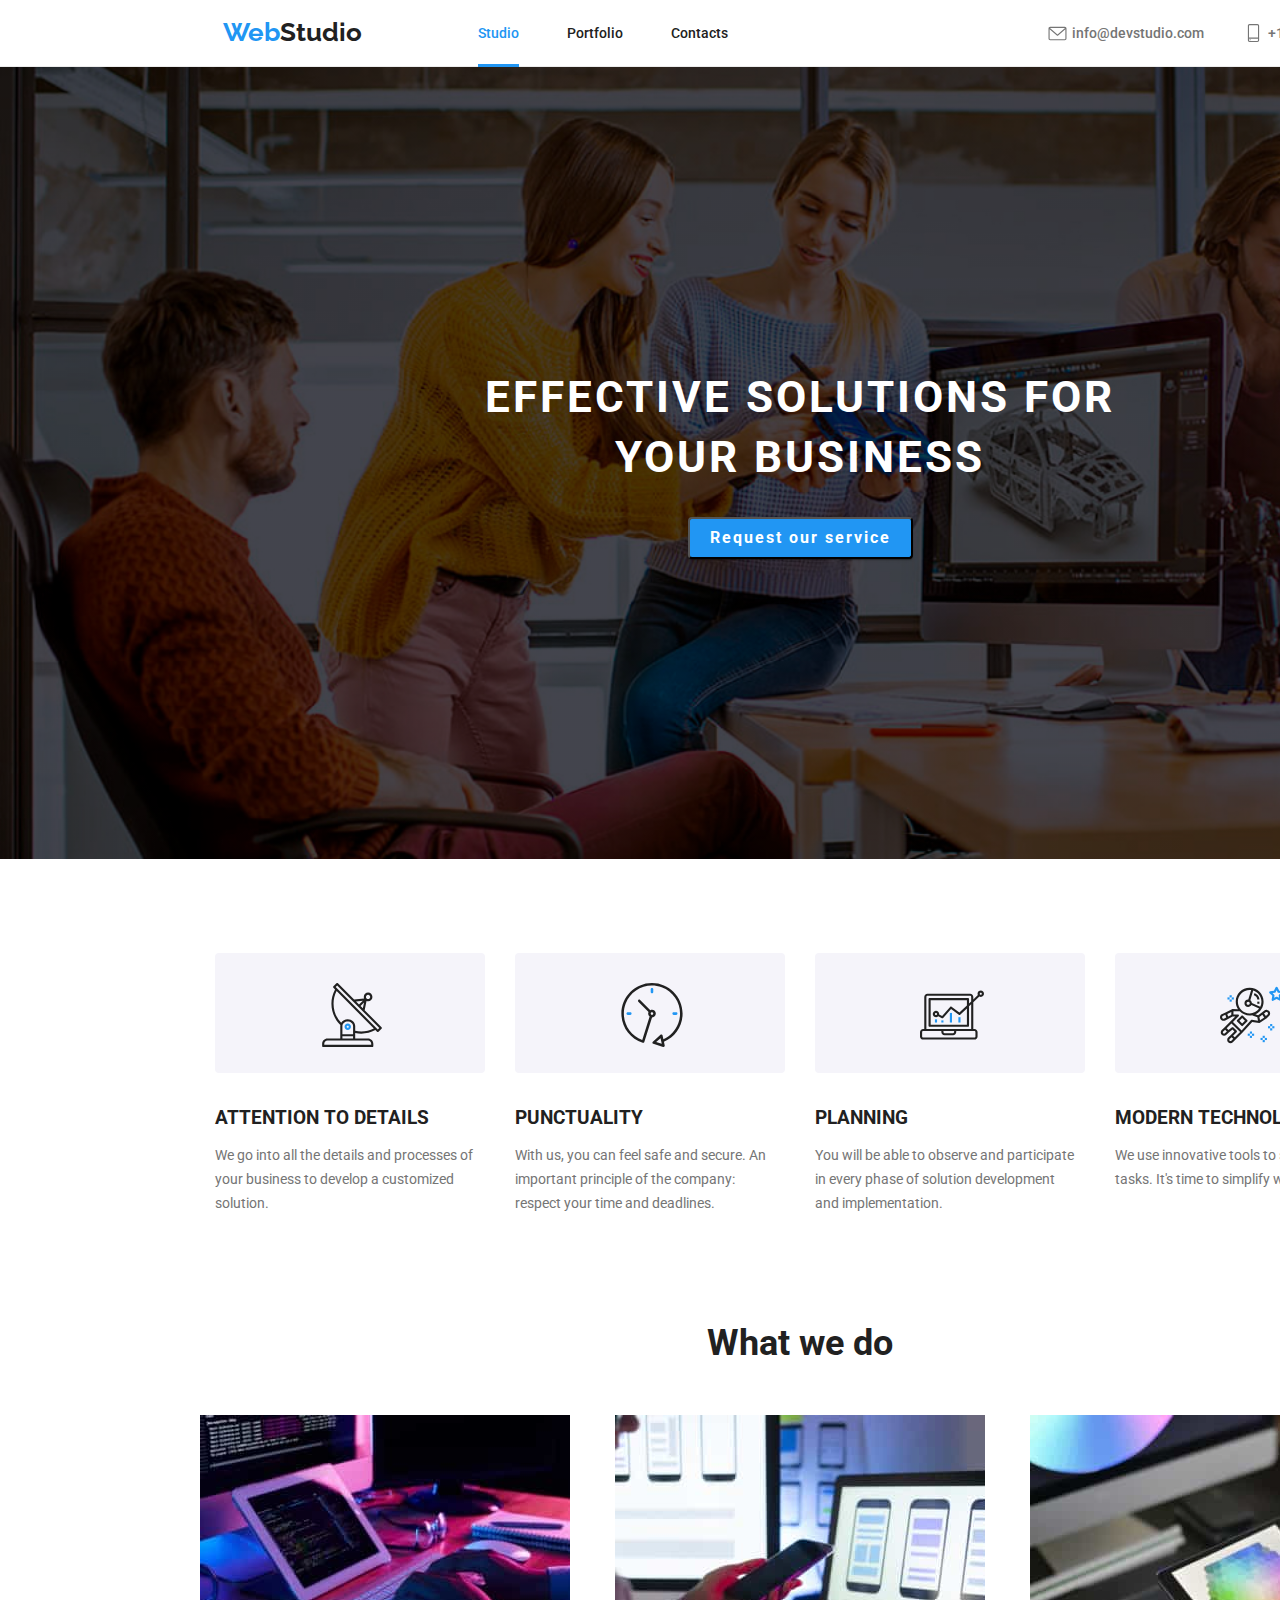
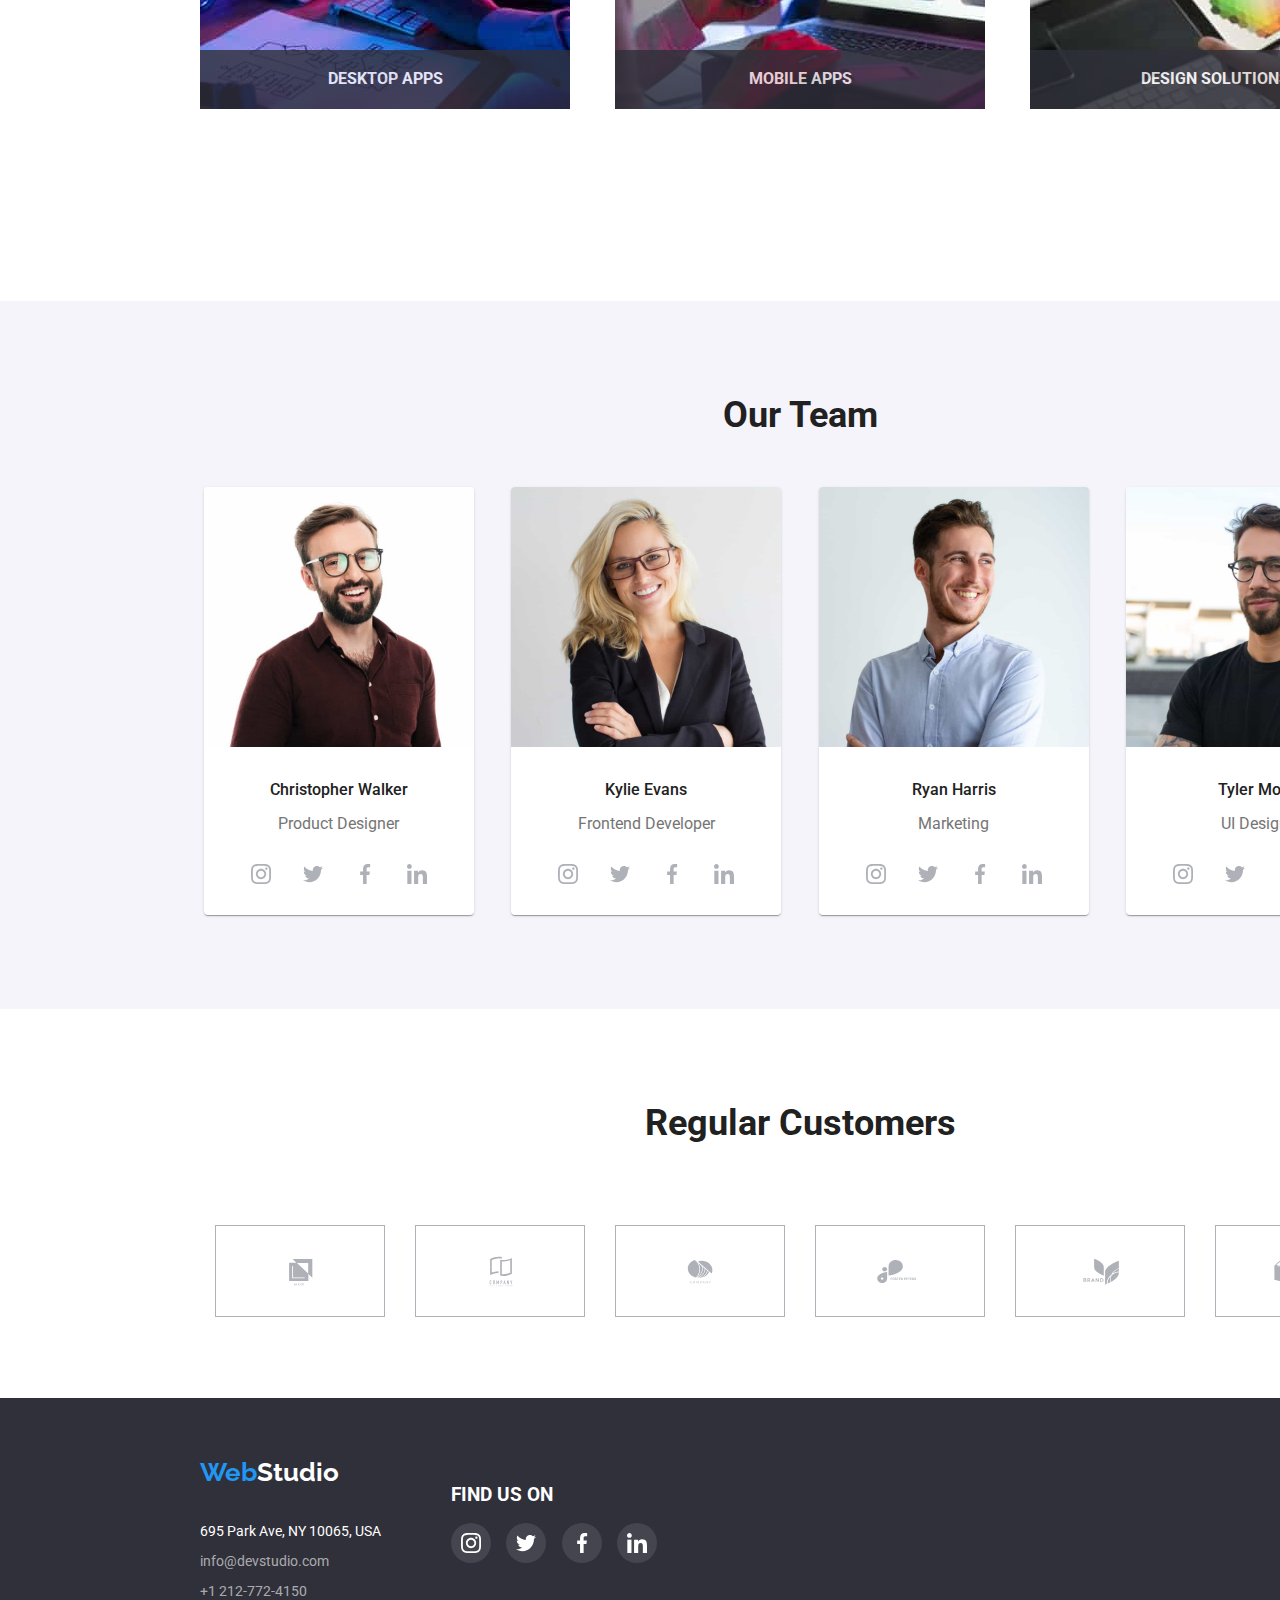
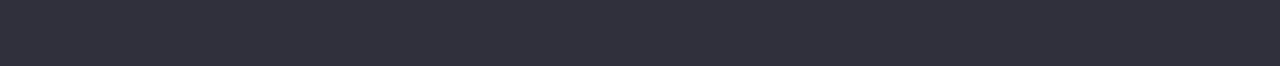
<file: index.html>
<!DOCTYPE html>
<html lang="en">
  <head>
    <meta charset="UTF-8" />
    <meta http-equiv="X-UA-Compatible" content="IE=edge" />
    <meta name="viewport" content="width=device-width, initial-scale=1.0" />
    <title>WebStudio</title>
    <link rel="preconnect" href="https://fonts.googleapis.com" />
    <link rel="preconnect" href="https://fonts.gstatic.com" crossorigin />
    <link
      href="https://fonts.googleapis.com/css2?family=Raleway:wght@700&family=Roboto:wght@400;500;700;900&display=swap"
      rel="stylesheet"
    />
    <link
      rel="stylesheet"
      href="https://cdnjs.cloudflare.com/ajax/libs/modern-normalize/1.0.0/modern-normalize.min.css"
    />
    <link rel="stylesheet" href="css/styles.css" />
  </head>

  <body>
    <header class="generic-header">
      <div class="global-header">
        <a class="header-logo" href="#"> <span>Web</span>Studio</a>
        <nav class="main-navigation">
          <ul>
            <li><a id="current" href="index.html">Studio</a></li>
            <li><a href="portfolio.html">Portfolio</a></li>
            <li><a href="#">Contacts</a></li>
          </ul>
        </nav>
        <div class="contact-links">
          <div class="contact-email">
            <svg class="icon">
              <use href="./images/symbol-defs.svg#icon-envelope" />
            </svg>
            <a href="mailto:info@devstudio.com">info@devstudio.com</a>
          </div>
          <div class="contact-number">
            <svg class="icon">
              <use href="./images/symbol-defs.svg#icon-smartphone" />
            </svg>
            <a href="tel:+1212-772-4150">+1 212-772-4150</a>
          </div>
        </div>
      </div>
    </header>

    <main class="main-index">
      <!-- Main title and button -->
      <div class="hero-section">
        <section class="hero-section-title">
          <h1>
            EFFECTIVE SOLUTIONS FOR <br />
            YOUR BUSINESS
          </h1>
          <button data-modal-open class="hero-button" type="button">
            Request our service
          </button>
        </section>
      </div>

      <!-- Group 1  -->
      <div class="content-section">
        <section class="hero-section-list">
          <ul>
            <li>
              <svg>
                <rect width="270" height="120" fill="#F5F4FA" rx="4" ry="4" />
                <use
                  href="./images/symbol-defs.svg#icon-antenna"
                  x="35%"
                  y="20%"
                  width="64"
                  height="64"
                />
              </svg>
              <h3>ATTENTION TO DETAILS</h3>
              <p>
                We go into all the details and processes of your business to
                develop a customized solution.
              </p>
            </li>
            <li>
              <svg>
                <rect width="270" height="120" fill="#F5F4FA" rx="4" ry="4" />
                <use
                  href="./images/symbol-defs.svg#icon-clock"
                  x="35%"
                  y="20%"
                  width="64"
                  height="64"
                />
              </svg>
              <h3>PUNCTUALITY</h3>
              <p>
                With us, you can feel safe and secure. An important principle of
                the company: respect your time and deadlines.
              </p>
            </li>
            <li>
              <svg>
                <rect width="270" height="120" fill="#F5F4FA" rx="4" ry="4" />
                <use
                  href="./images/symbol-defs.svg#icon-diagram"
                  x="35%"
                  y="20%"
                  width="64"
                  height="64"
                />
              </svg>
              <h3>PLANNING</h3>
              <p>
                You will be able to observe and participate in every phase of
                solution development and implementation.
              </p>
            </li>
            <li>
              <svg>
                <rect width="270" height="120" fill="#F5F4FA" rx="4" ry="4" />
                <use
                  href="./images/symbol-defs.svg#icon-astronaut"
                  x="35%"
                  y="20%"
                  width="64"
                  height="64"
                />
              </svg>
              <h3>MODERN TECHNOLOGIES</h3>
              <p>
                We use innovative tools to solve assigned tasks. It's time to
                simplify work processes.
              </p>
            </li>
          </ul>
        </section>
        <!-- What we do -->
        <div class="what-we-do-section">
          <h2>What we do</h2>
          <ul>
            <li class="what-we-do-container">
              <div class="what-we-do-parent">
                <img
                  src="images/what-we-do-img1.jpg"
                  alt="writing code"
                  width="370"
                  height="294"
                />
                <p class="label-child">DESKTOP APPS</p>
              </div>
            </li>
            <li class="what-we-do-container">
              <div class="what-we-do-parent">
                <img
                  src="images/what-we-do-img2.jpg"
                  alt="developing mobile apps"
                  width="370"
                  height="294"
                />
                <p class="label-child">Mobile APPS</p>
              </div>
            </li>
            <li class="what-we-do-container">
              <div class="what-we-do-parent">
                <img
                  src="images/what-we-do-img3.jpg"
                  alt="choosing colors"
                  width="370"
                  height="294"
                />
                <p class="label-child">DESIGN SOLUTIONS</p>
              </div>
            </li>
          </ul>
        </div>
      </div>

      <!-- Our Team  -->
      <div class="our-team-section">
        <h2>Our Team</h2>
        <ul>
          <li class="team-member-card">
            <img
              src="images/our-team-img1.jpg"
              alt="team member Christopher Walker"
              width="270"
              height="260"
            />
            <h3>Christopher Walker</h3>
            <p>Product Designer</p>
            <div class="social-media-contacts">
              <ul>
                <li class="contact-icon">
                  <a href="#"
                    ><svg>
                      <use href="./images/symbol-defs.svg#icon-instagram" />
                    </svg>
                  </a>
                </li>
                <li class="contact-icon">
                  <a href="#"
                    ><svg>
                      <use href="./images/symbol-defs.svg#icon-twitter" />
                    </svg>
                  </a>
                </li>
                <li class="contact-icon">
                  <a href="#"
                    ><svg>
                      <use href="./images/symbol-defs.svg#icon-facebook" />
                    </svg>
                  </a>
                </li>
                <li class="contact-icon">
                  <a href="#">
                    <svg>
                      <use href="./images/symbol-defs.svg#icon-linkedin" />
                    </svg>
                  </a>
                </li>
              </ul>
            </div>
          </li>
          <li class="team-member-card">
            <img
              src="images/our-team-img2.jpg"
              alt="team member Kylie Evans"
              width="270"
              height="260"
            />
            <h3>Kylie Evans</h3>
            <p>Frontend Developer</p>
            <div class="social-media-contacts">
              <ul>
                <li class="contact-icon">
                  <a href="#"
                    ><svg>
                      <use href="./images/symbol-defs.svg#icon-instagram" />
                    </svg>
                  </a>
                </li>
                <li class="contact-icon">
                  <a href="#"
                    ><svg>
                      <use href="./images/symbol-defs.svg#icon-twitter" />
                    </svg>
                  </a>
                </li>
                <li class="contact-icon">
                  <a href="#"
                    ><svg>
                      <use href="./images/symbol-defs.svg#icon-facebook" />
                    </svg>
                  </a>
                </li>
                <li class="contact-icon">
                  <a href="#">
                    <svg>
                      <use href="./images/symbol-defs.svg#icon-linkedin" />
                    </svg>
                  </a>
                </li>
              </ul>
            </div>
          </li>
          <li class="team-member-card">
            <img
              src="images/our-team-img3.jpg"
              alt="team member Ryan Harris"
              width="270"
              height="260"
            />
            <h3>Ryan Harris</h3>
            <p>Marketing</p>
            <div class="social-media-contacts">
              <ul>
                <li class="contact-icon">
                  <a href="#"
                    ><svg>
                      <use href="./images/symbol-defs.svg#icon-instagram" />
                    </svg>
                  </a>
                </li>
                <li class="contact-icon">
                  <a href="#"
                    ><svg>
                      <use href="./images/symbol-defs.svg#icon-twitter" />
                    </svg>
                  </a>
                </li>
                <li class="contact-icon">
                  <a href="#"
                    ><svg>
                      <use href="./images/symbol-defs.svg#icon-facebook" />
                    </svg>
                  </a>
                </li>
                <li class="contact-icon">
                  <a href="#">
                    <svg>
                      <use href="./images/symbol-defs.svg#icon-linkedin" />
                    </svg>
                  </a>
                </li>
              </ul>
            </div>
          </li>
          <li class="team-member-card">
            <img
              src="images/our-team-img4.jpg"
              alt="team meamber Tyler Moore"
              width="270"
              height="260"
            />
            <h3>Tyler Moore</h3>
            <p>UI Designer</p>
            <div class="social-media-contacts">
              <ul>
                <li class="contact-icon">
                  <a href="#"
                    ><svg>
                      <use href="./images/symbol-defs.svg#icon-instagram" />
                    </svg>
                  </a>
                </li>
                <li class="contact-icon">
                  <a href="#"
                    ><svg>
                      <use href="./images/symbol-defs.svg#icon-twitter" />
                    </svg>
                  </a>
                </li>
                <li class="contact-icon">
                  <a href="#"
                    ><svg>
                      <use href="./images/symbol-defs.svg#icon-facebook" />
                    </svg>
                  </a>
                </li>
                <li class="contact-icon">
                  <a href="#">
                    <svg>
                      <use href="./images/symbol-defs.svg#icon-linkedin" />
                    </svg>
                  </a>
                </li>
              </ul>
            </div>
          </li>
        </ul>
      </div>
      <section class="customers-section">
        <div class="regular-customers-section">
          <h2>Regular Customers</h2>
          <ul>
            <li class="customer-item">
              <a href="#"
                ><svg>
                  <use
                    href="./images/symbol-defs.svg#icon-ya-co"
                    width="106"
                    height="60"
                  />
                </svg>
              </a>
            </li>
            <li class="customer-item">
              <a href="#"
                ><svg>
                  <use
                    href="./images/symbol-defs.svg#icon-company-tagline"
                    width="106"
                    height="60"
                  />
                </svg>
              </a>
            </li>
            <li class="customer-item">
              <a href="#"
                ><svg>
                  <use
                    href="./images/symbol-defs.svg#icon-company"
                    width="106"
                    height="60"
                  />
                </svg>
              </a>
            </li>
            <li class="customer-item">
              <a href="#"
                ><svg>
                  <use
                    href="./images/symbol-defs.svg#icon-foster-peters"
                    width="106"
                    height="60"
                  />
                </svg>
              </a>
            </li>
            <li class="customer-item">
              <a href="#"
                ><svg>
                  <use
                    href="./images/symbol-defs.svg#icon-brand"
                    width="106"
                    height="60"
                  />
                </svg>
              </a>
            </li>
            <li class="customer-item">
              <a href="#"
                ><svg>
                  <use
                    href="./images/symbol-defs.svg#icon-company-last"
                    width="106"
                    height="60"
                  />
                </svg>
              </a>
            </li>
          </ul>
        </div>
      </section>
    </main>
    <!-- Footer -->
    <footer class="global-footer">
      <div class="footer-container">
        <div class="global-footer-address">
          <a class="footer-logo" href="#"><span>Web</span>Studio</a>
          <address class="footer-address">
            695 Park Ave, NY 10065, USA <br />
            <a href="mailto:info@devstudio.com">info@devstudio.com</a> <br />
            <a href="tel:+12127724150">+1 212-772-4150</a>
          </address>
        </div>
        <div class="footer-social-links">
          <h3>Find us on</h3>
          <ul>
            <li class="footer-item">
              <a href="#"
                ><svg>
                  <use href="./images/symbol-defs.svg#icon-instagram" />
                </svg>
              </a>
            </li>
            <li class="footer-item">
              <a href="#"
                ><svg>
                  <use href="./images/symbol-defs.svg#icon-twitter" />
                </svg>
              </a>
            </li>
            <li class="footer-item">
              <a href="#"
                ><svg>
                  <use href="./images/symbol-defs.svg#icon-facebook" />
                </svg>
              </a>
            </li>
            <li class="footer-item">
              <a href="#">
                <svg>
                  <use href="./images/symbol-defs.svg#icon-linkedin" />
                </svg>
              </a>
            </li>
          </ul>
        </div>
      </div>
    </footer>

    <!-- Modal -->
    <div class="modal is-hidden" data-modal>
      <div class="modal-content">
        <button class="close-button" data-modal-close>&times;</button>
      </div>
    </div>

    <script src="./js/modal.js"></script>
  </body>
</html>
</file>
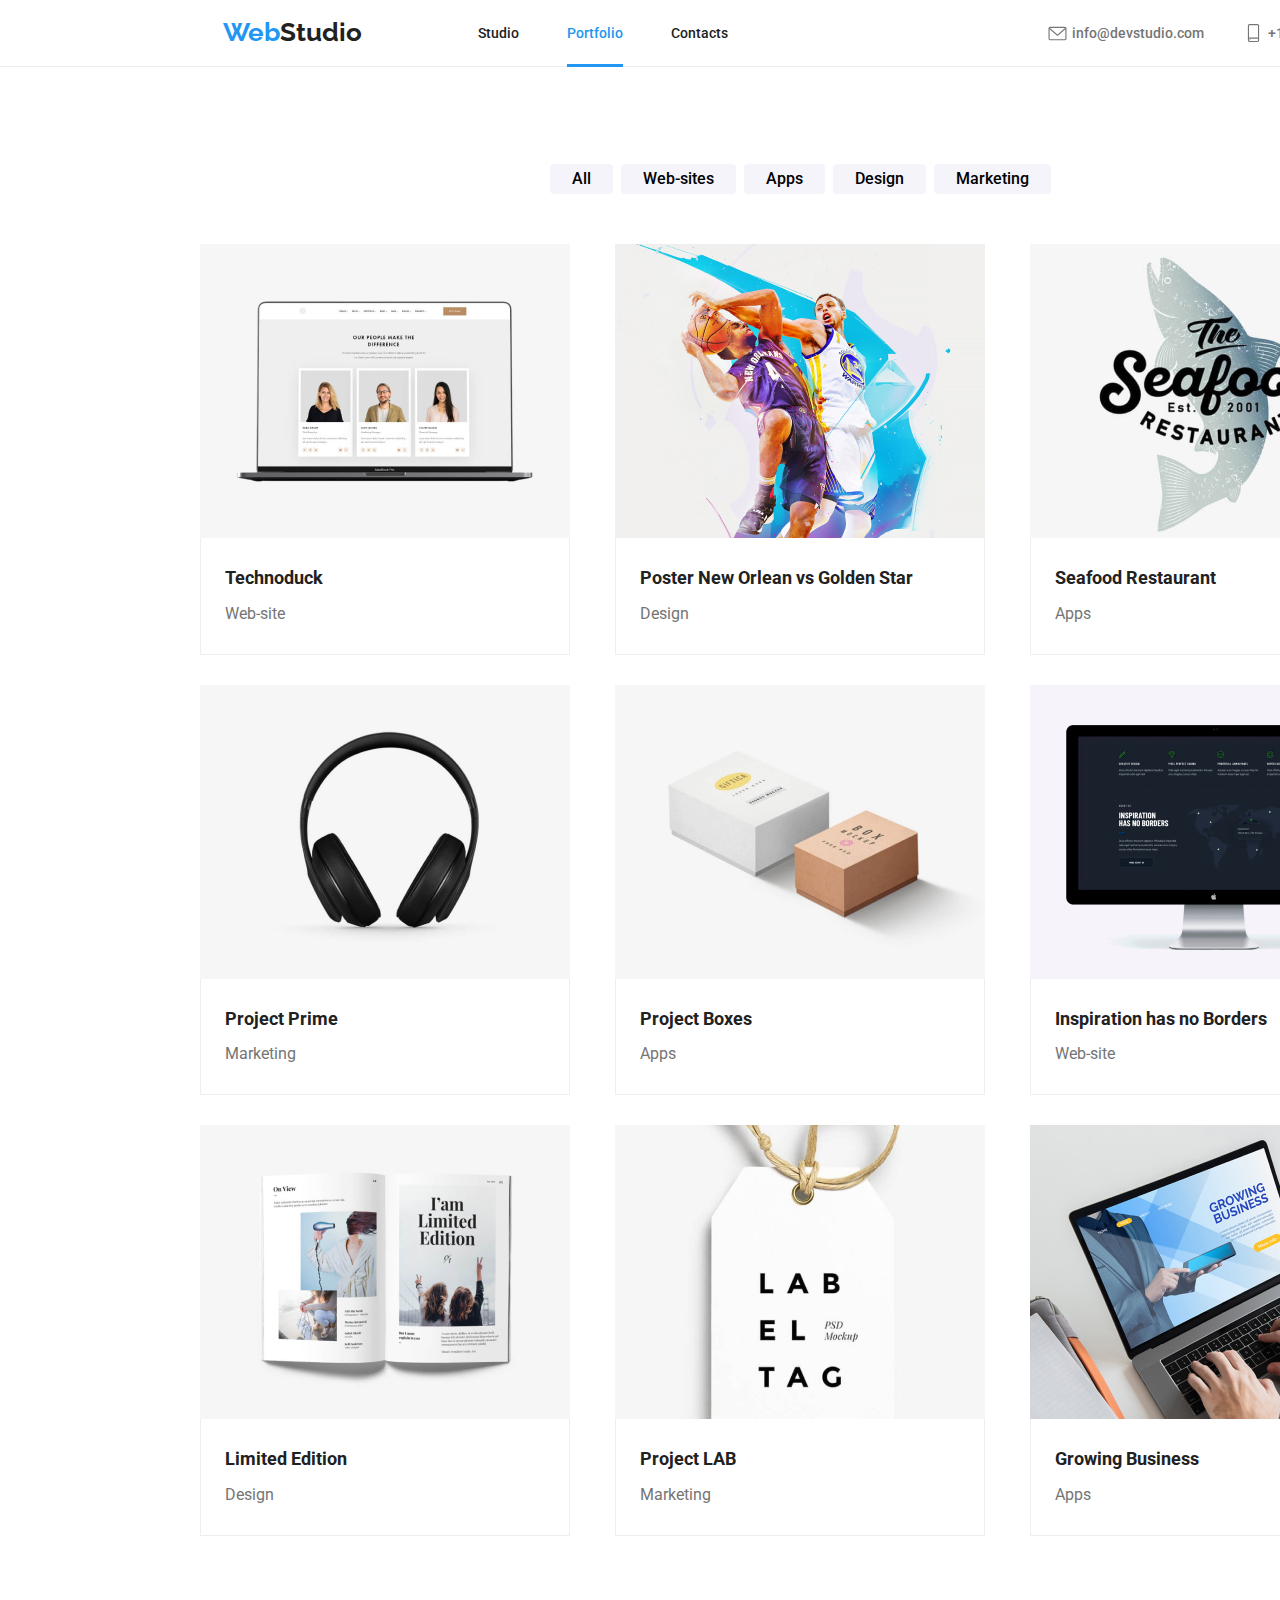
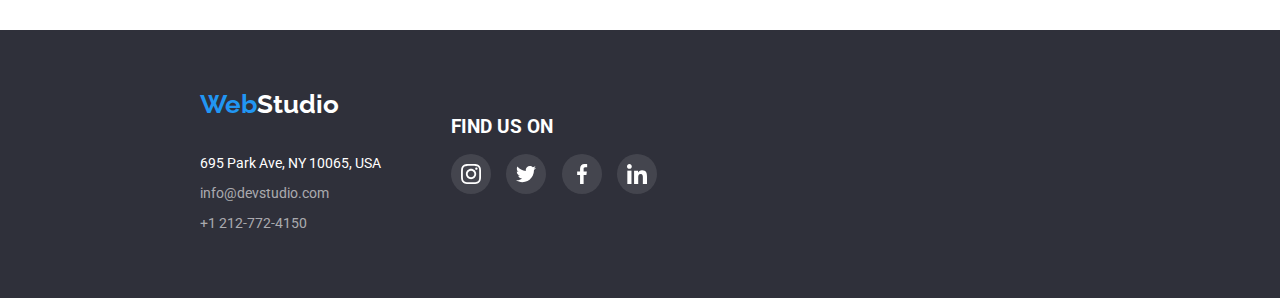
<file: portfolio.html>
<!DOCTYPE html>
<html lang="en">
  <head>
    <meta charset="UTF-8" />
    <meta http-equiv="X-UA-Compatible" content="IE=edge" />
    <meta name="viewport" content="width=device-width, initial-scale=1.0" />
    <title>WebStudio</title>
    <link rel="preconnect" href="https://fonts.googleapis.com" />
    <link rel="preconnect" href="https://fonts.gstatic.com" crossorigin />
    <link
      href="https://fonts.googleapis.com/css2?family=Raleway:wght@700&family=Roboto:wght@400;500;700;900&display=swap"
      rel="stylesheet"
    />
    <link
      rel="stylesheet"
      href="https://cdnjs.cloudflare.com/ajax/libs/modern-normalize/1.0.0/modern-normalize.min.css"
    />
    <link rel="stylesheet" href="css/styles.css" />
  </head>
  <body>
    <div class="generic-container">
      <header class="generic-header">
        <div class="global-header">
          <a class="header-logo" href="#"> <span>Web</span>Studio</a>
          <nav class="main-navigation">
            <ul>
              <li><a href="index.html">Studio</a></li>
              <li><a id="current" href="portfolio.html">Portfolio</a></li>
              <li><a href="#">Contacts</a></li>
            </ul>
          </nav>
          <div class="contact-links">
            <div class="contact-email">
              <svg class="icon">
                <use href="./images/symbol-defs.svg#icon-envelope" />
              </svg>
              <a href="mailto:info@devstudio.com">info@devstudio.com</a>
            </div>
            <div class="contact-number">
              <svg class="icon">
                <use href="./images/symbol-defs.svg#icon-smartphone" />
              </svg>
              <a href="tel:+1212-772-4150">+1 212-772-4150</a>
            </div>
          </div>
        </div>
      </header>

      <main class="main-portofolio">
        <!-- Filter section -->
        <div class="portofolio-content">
          <section class="portofolio-buttons">
            <ul>
              <li>
                <button class="filter-button" type="button">All</button>
              </li>
              <li>
                <button class="filter-button" type="button">Web-sites</button>
              </li>
              <li>
                <button class="filter-button" type="button">Apps</button>
              </li>
              <li>
                <button class="filter-button" type="button">Design</button>
              </li>
              <li>
                <button class="filter-button" type="button">Marketing</button>
              </li>
            </ul>
          </section>
          <!-- Portofolio images -->

          <div class="portofolio-list">
            <ul>
              <li class="portofolio-cards">
                <div class="portofolio-parent">
                  <img
                    class="portofolio-images"
                    src="images/technoduck.jpg"
                    alt="technoduck website"
                  />
                  <div class="card-transition">
                    <p>
                      Technoduck is a state-of-the-art coronavirus distribution
                      platform. Companies use this platform for digital
                      espionage and attacks on competitors' secure servers.
                    </p>
                  </div>
                </div>
                <div class="portofolio-item">
                  <h3>Technoduck</h3>
                  <span>Web-site</span>
                </div>
              </li>
              <li class="portofolio-cards">
                <div class="portofolio-parent">
                  <img
                    class="portofolio-images"
                    src="images/poster-neworlean-vs-golden-star.jpg"
                    alt="poster New Orlean vs Golden Star design"
                  />
                  <div class="card-transition">
                    <p>
                      Lorem ipsum dolor sit amet consectetur adipisicing elit.
                      Quae quas praesentium quasi vero beatae, possimus debitis
                      obcaecati libero corrupti distinctio cum ea doloribus
                      omnis totam. Hic, quo.
                    </p>
                  </div>
                </div>
                <div class="portofolio-item">
                  <h3>Poster New Orlean vs Golden Star</h3>
                  <span>Design</span>
                </div>
              </li>
              <li class="portofolio-cards">
                <div class="portofolio-parent">
                  <img
                    class="portofolio-images"
                    src="images/seafood-restaurant.jpg"
                    alt="seafood restaurant app"
                  />
                  <div class="card-transition">
                    <p>
                      Lorem ipsum dolor sit amet consectetur adipisicing elit.
                      Quae quas praesentium quasi vero beatae, possimus debitis
                      obcaecati libero corrupti distinctio cum ea doloribus
                      omnis totam. Hic, quo.
                    </p>
                  </div>
                </div>

                <div class="portofolio-item">
                  <h3>Seafood Restaurant</h3>
                  <span>Apps</span>
                </div>
              </li>
              <li class="portofolio-cards">
                <div class="portofolio-parent">
                  <img
                    class="portofolio-images"
                    src="images/project-prime.jpg"
                    alt="project prime marketing"
                  />
                  <div class="card-transition">
                    <p>
                      Lorem ipsum dolor sit amet consectetur adipisicing elit.
                      Quae quas praesentium quasi vero beatae, possimus debitis
                      obcaecati libero corrupti distinctio cum ea doloribus
                      omnis totam. Hic, quo.
                    </p>
                  </div>
                </div>

                <div class="portofolio-item">
                  <h3>Project Prime</h3>
                  <span>Marketing</span>
                </div>
              </li>
              <li class="portofolio-cards">
                <div class="portofolio-parent">
                  <img
                    class="portofolio-images"
                    src="images/project-boxes.jpg"
                    alt="project boxes app"
                  />
                  <div class="card-transition">
                    <p>
                      Lorem ipsum dolor sit amet consectetur adipisicing elit.
                      Quae quas praesentium quasi vero beatae, possimus debitis
                      obcaecati libero corrupti distinctio cum ea doloribus
                      omnis totam. Hic, quo.
                    </p>
                  </div>
                </div>

                <div class="portofolio-item">
                  <h3>Project Boxes</h3>
                  <span>Apps</span>
                </div>
              </li>
              <li class="portofolio-cards">
                <div class="portofolio-parent">
                  <img
                    class="portofolio-images"
                    src="images/inspiration-has-no-borders.jpg"
                    alt="inspiration has no borders web-site"
                  />
                  <div class="card-transition">
                    <p>
                      Lorem ipsum dolor sit amet consectetur adipisicing elit.
                      Quae quas praesentium quasi vero beatae, possimus debitis
                      obcaecati libero corrupti distinctio cum ea doloribus
                      omnis totam. Hic, quo.
                    </p>
                  </div>
                </div>

                <div class="portofolio-item">
                  <h3>Inspiration has no Borders</h3>
                  <span>Web-site</span>
                </div>
              </li>
              <li class="portofolio-cards">
                <div class="portofolio-parent">
                  <img
                    class="portofolio-images"
                    src="images/limited-edition.jpg"
                    alt="limited edition design"
                  />
                  <div class="card-transition">
                    <p>
                      Lorem ipsum dolor sit amet consectetur adipisicing elit.
                      Quae quas praesentium quasi vero beatae, possimus debitis
                      obcaecati libero corrupti distinctio cum ea doloribus
                      omnis totam. Hic, quo.
                    </p>
                  </div>
                </div>

                <div class="portofolio-item">
                  <h3>Limited Edition</h3>
                  <span>Design</span>
                </div>
              </li>
              <li class="portofolio-cards">
                <div class="portofolio-parent">
                  <img
                    class="portofolio-images"
                    src="images/project-lab.jpg"
                    alt="project lab marketing"
                  />
                  <div class="card-transition">
                    <p>
                      Lorem ipsum dolor sit amet consectetur adipisicing elit.
                      Quae quas praesentium quasi vero beatae, possimus debitis
                      obcaecati libero corrupti distinctio cum ea doloribus
                      omnis totam. Hic, quo.
                    </p>
                  </div>
                </div>

                <div class="portofolio-item">
                  <h3>Project LAB</h3>
                  <span>Marketing</span>
                </div>
              </li>
              <li class="portofolio-cards">
                <div class="portofolio-parent">
                  <img
                    class="portofolio-images"
                    src="images/growing-business-apps.jpg"
                    alt="growing business app"
                  />
                  <div class="card-transition">
                    <p>
                      Lorem ipsum dolor sit amet consectetur adipisicing elit.
                      Quae quas praesentium quasi vero beatae, possimus debitis
                      obcaecati libero corrupti distinctio cum ea doloribus
                      omnis totam. Hic, quo.
                    </p>
                  </div>
                </div>

                <div class="portofolio-item">
                  <h3>Growing Business</h3>
                  <span>Apps</span>
                </div>
              </li>
            </ul>
          </div>
        </div>
      </main>

      <footer class="global-footer">
        <div class="footer-container">
          <div class="global-footer-address">
            <a class="footer-logo" href="#"><span>Web</span>Studio</a>
            <address class="footer-address">
              695 Park Ave, NY 10065, USA <br />
              <a href="mailto:info@devstudio.com">info@devstudio.com</a> <br />
              <a href="tel:+12127724150">+1 212-772-4150</a>
            </address>
          </div>
          <div class="footer-social-links">
            <h3>Find us on</h3>
            <ul>
              <li class="footer-item">
                <a href="#"
                  ><svg>
                    <use href="./images/symbol-defs.svg#icon-instagram" />
                  </svg>
                </a>
              </li>
              <li class="footer-item">
                <a href="#"
                  ><svg>
                    <use href="./images/symbol-defs.svg#icon-twitter" />
                  </svg>
                </a>
              </li>
              <li class="footer-item">
                <a href="#"
                  ><svg>
                    <use href="./images/symbol-defs.svg#icon-facebook" />
                  </svg>
                </a>
              </li>
              <li class="footer-item">
                <a href="#">
                  <svg>
                    <use href="./images/symbol-defs.svg#icon-linkedin" />
                  </svg>
                </a>
              </li>
            </ul>
          </div>
        </div>
      </footer>
    </div>
  </body>
</html>
</file>
<file: css/styles.css>
:root {
    --main-color: #212121;
    --visited-link-color: #2196F3;
    --paragraph-color: #757575;
    --background-color: #2F303A;
    --buttons-color: #F5F4FA;
    --transition: 250ms cubic-bezier(0.4, 0, 0.2, 1);
}


h1,
h2,
h3,
h4,
h5,
h6 {
    margin: 0;
    padding: 0;
}

body {
    font-family: 'Roboto', sans-serif;
    color: var(--main-color);
}

body ul {
    list-style-type: none
}

body h2 {
    font-size: 36px;
    font-weight: 700;
    text-align: center;
}

#current {
    border-bottom: 3px solid #2196F3;
    padding-bottom: 23px;
}

/* header styles */



.generic-header {
    background-color: #fff;
    border-bottom: 1px solid #ececec;
    width: 1600px;
    margin: 0 auto;
    padding: 0;
}

.global-header {
    width: 1200px;
    padding: 0;
    margin: 0 auto;
    display: flex;
    align-items: center;
    justify-content: center;


}

.global-header a {
    text-decoration: none;
    background-color: #fff;
}

.global-header .header-logo {
    font-size: 26px;
    font-weight: 700;
    font-family: 'Raleway', sans-serif;
    text-decoration: none;
    color: #212121;
    margin: auto;
}

.global-header .main-navigation ul {
    display: flex;
    min-width: 250px;
    justify-content: space-between;
    align-items: center;
    font-size: 14px;
    font-weight: 500;
    color: var(--main-color);
    margin-left: 93px;
    margin-top: 25px;
    margin-bottom: 25px;
    padding: 0;
}

.contact-links {
    display: flex;
        align-items: center;
        justify-content: center;
        align-content: center;
        margin-right: auto;
        margin-left: 320px;
        font-size: 14px;
        font-weight: 500;
        color: #757575;
}
.contact-email {
    display: flex;
    align-items: center;
    justify-content: center;
    text-align: center;
    margin-right: 40px;
}

.contact-number {
    display: flex;
    align-items: center;
    justify-content: center;
    text-align: center;
}
.icon {
    width: 24px;
    height: 18px;
   padding-right: 5px;
   cursor: pointer;
   fill: var(--paragraph-color);
}

.contact-email:hover svg,
.contact-email:hover a {
    color: var(--visited-link-color);
    fill: var(--visited-link-color);
    transition: color var(--transition), fill var(--transition);
}

.contact-number:hover svg,
.contact-number:hover a {
    color: var(--visited-link-color);
        fill: var(--visited-link-color);
        transition: color var(--transition), fill var(--transition);
    }

.header-logo span {
    color: var(--visited-link-color);
}

#current {
    color: var(--visited-link-color);
}

.main-navigation a:link,
.main-navigation a:visited {
    color: var(--main-color);
}

.main-navigation a:hover {
    color: var(--visited-link-color);
    transition: color var(--transition);
}

.main-navigation a:active {
    color: var(--visited-link-color);
}

.contact-links a:link,
.contact-links a:visited {
    color: #757575;
}

.contact-links a:hover {
    color: var(--visited-link-color);
    transition: color var(--transition);
}

.contact-links a:active {
    color: var(--visited-link-color);
}



/* main styles */

.hero-section {
    width: 1600px;
    margin: 0 auto;
    background-color: #2F303A;
    background-image: linear-gradient(rgba(0, 0, 0, 0.5), rgba(0, 0, 0, 0.5)), url(../images/hero-img\.jpeg);
    background-repeat: no-repeat;
    background-size: cover; 

}


.hero-section-title {
    text-align: center;
    padding-top: 300px;
    padding-bottom: 300px;
}

.hero-section-title h1 {
    color: #fff;
    font-size: 44px;
    font-weight: 700;
    line-height: 60px;
    letter-spacing: 3px;
}


.hero-button {
    background-color: #2196F3;
    color: #fff;
    font-style: inherit;
    font-size: 16px;
    font-weight: 700;
    letter-spacing: 2px;
    cursor: pointer;
    margin-top: 30px;
    padding: 10px 20px;
    border-radius: 4px;
    box-shadow: 0px 2px 1px -1px rgba(0, 0, 0, 0.2),
        0px 1px 1px 0px rgba(0, 0, 0, 0.14), 0px 1px 3px 0px rgba(0, 0, 0, 0.12);

}

.hero-button:hover {
    color: #fff;
    background-color: #188CE8;
    font-style: inherit;
    transition: background-color var(--transition),
        color var(--transition), border var(--transition);
}

/* what we do styles */

.content-section {
    width: 1600px;
    background-color: #fff;
    display: flex;
    flex-direction: column;
    justify-content: center;
    align-items: center ;
    padding-top: 94px;
    margin: 0 auto;
}

.hero-section-list ul {
    width: 1200px;
    display: flex;
    flex-direction: row;
    justify-content: space-between;
    padding: 0 15px;
    margin: 0 auto;
}

.hero-section h3 {
    color: var(--main-color);
    font-size: 14px;
    font-weight: 700;
}

.hero-section-list p {
    color: var(--paragraph-color);
    font-size: 14px;
    font-weight: 400;
    line-height: 24px;
    word-spacing: 3%;
    width: 270px;
    padding-right: 10px;
}

.what-we-do-section {
    width: 1200px;
    padding: 0px 15px;
    align-items: center;
    box-sizing: border-box;
    padding: 94px 0;
    margin: 0 auto;
}

.what-we-do-section ul {
    display: flex;
    flex-direction: row;
    justify-content: space-between;
    align-items: center;
    padding-top: 50px;
    padding-bottom: 94px;
    margin: 0;
    padding-left: 0;
}

.what-we-do-parent {
    margin: 0 auto;
    position: relative;
    overflow: hidden;
    background-color: #fff;
        }

.label-child {
    color: #fff;
    background-color: #2F303A;
    opacity: 80%;
    width: 100%;
    height: 20%;
    display: flex;
    justify-content: center;
    align-items: center;
    text-align: center;
    text-transform: uppercase;
    font-weight: 700;
    letter-spacing: 3%;

}
    
.what-we-do-parent>.label-child {
        position: absolute;
        bottom: 0;
        margin-bottom: 4px;
}

/* our team styles */

.our-team-section {
    background-color: #F5F4FA;
    width: 1600px;
    margin: 0 auto;
    text-align: center;
    padding-top: 94px;
}

.our-team-section ul {
    width: 1200px;
    display: flex;
    flex-direction: row;
    justify-content: space-between;
    align-items: center;
    gap: 30px;
    padding: 50px 0 94px 0;
    margin: auto;
}

.our-team-section h3 {
    font-size: 16px;
    font-weight: 500;
    text-align: center;
}

.our-team-section p {
    font-size: 16px;
    font-weight: 400;
    color: var(--paragraph-color);
    text-align: center;
}

.team-member-card {
    max-width: 100%;
    height: 428px;
    margin: 0 auto;
    border-radius: 4px;
    overflow: hidden;
    background-color: #fff;
    box-shadow: 0px 2px 1px -1px rgba(0, 0, 0, 0.2),
        0px 1px 1px 0px rgba(0, 0, 0, 0.14), 0px 1px 3px 0px rgba(0, 0, 0, 0.12);
}

.team-member-card h3 {
    padding-top: 30px;
}

.social-media-contacts {
display: flex;
align-items: center;
width: 206px;
height: 44px;
margin: 0 auto;
}

.social-media-contacts ul{   
 padding: 16px 15px 30px 15px;
 margin: auto;
    
}

.contact-icon {
    display: flex;
    justify-content: center;
    align-items: center;
    width: 20px;
    height: 20px;
    border-radius: 50%;
    padding: 10px;
   
}

.contact-icon a {
    fill: #AFB1B8;
}

.contact-icon svg {
    width: 20px;
    height: 20px;
    
}

.contact-icon a:hover {
    display: flex;
    align-items: center;
    fill: #fff;
    background-color: #188CE8;
    padding: 10px;
    border-radius: 50%;
    transition: fill var(--transition), background-color var(--transition),
        color var(--transition);
}

.customers-section {
    width: 1600px;
    margin: 0 auto;
}

.regular-customers-section {
padding-top: 94px;
}

.regular-customers-section ul 
{
    width: 100%;
    display: flex;
    justify-content: center;
    align-items: center;
    padding: 50px 0;
}

.customer-item svg {
    display: flex;
    justify-content: space-between;
    align-items: center;
    fill: #AFB1B8;
    width: 170px;
    height: 92px;
    padding: 16px 32px;
    border: 1px solid #AFB1B8;  
    margin: 15px;
   
}

.customer-item:hover svg {
    fill: var(--visited-link-color);
    border: 1px solid var(--visited-link-color);
    transition: fill var(--transition), border var(--transition);
}
/* footer styles */
.global-footer {
    background-color: var(--background-color);
    width: 1600px;
    margin: 0 auto;
    color: #fff;
    box-sizing: border-box;
    padding-top: 60px;
    padding-bottom: 60px;
}

.footer-container {
    display: flex;
    align-items: center;
    width: 1200px;
    margin: 0 auto;

}
.footer-logo {
    font-size: 26px;
    font-weight: 700;
    font-family: 'Raleway', sans-serif;
    text-decoration: none;
    color: #fff;
}

.footer-logo span {
    color: var(--visited-link-color)
    
}

.footer-address {
    font-size: 14px;
    font-weight: 400;
    font-style: normal;
    line-height: 30px;
    padding-top: 28px;
}

.footer-address a {
    font-size: 14px;
    font-weight: 400;
    text-decoration: none;
    line-height: 100%;
    color: rgba(255, 255, 255, 0.6);
}

.footer-address a:hover {
    color: var(--visited-link-color);
    transition: fill var(--transition), background-color var(--transition),
        color var(--transition);
}

.footer-social-links {
    margin-left: 70px;
    width: 206px;
}

.footer-social-links h3 {
    text-transform: uppercase;
}

.footer-social-links ul {
    display: flex;
    align-items: center;
    justify-content: space-between;
    margin: 0, auto;
    padding: 0;
}

.footer-item {
        margin: 0;
        background-color: rgba(255, 255, 255, 0.1);
        border-radius: 50%;
        padding: 10px;
}

.footer-item a {
    display: flex;
    align-items: center;
    width: 20px;
    height: 20px;
}

.footer-social-links svg {
    width: 20px;
    height: 20px; 
    fill: #fff;
    
}

.footer-item:hover {
    display: flex;
    justify-content: center;
    align-items: center;
    fill: #fff;
    background-color: var(--visited-link-color);
    padding: 10px;
    border-radius: 50%;
    transition: background-color var(--transition),
        color var(--transition);
}

/* Portofolie Buttons */

.main-portofolio {
    width: 1600px;
    margin: 0 auto;
    padding: 0;
}

.portofolio-buttons {
    width: 1200px;
    margin: 0 auto;
    padding: 0 15px;
    padding-top: 94px;
    padding-bottom: 50px;
}

.portofolio-buttons ul {
    font-size: 26px;
    font-weight: 500px;
    font-family: inherit;
    display: flex;
    flex-direction: row;
    justify-content: center;
    gap: 8px;
    padding: 0;
    margin: auto;

}

.filter-button {
    background-color: var(--buttons-color);
    padding: 6px 22px;
    border: var(--buttons-color);
    border-radius: 4px;
    font-family: font-family: 'Roboto', sans-serif;
    font-size: 16px;
    font-weight: 500;
}

.portofolio-buttons button:link,
.portofolio-buttons button:visited {
    color: var(--main-color);
    background-color: var(--buttons-color)
}

.portofolio-buttons button:hover {
    color: #fff;
    background-color: var(--visited-link-color);
    cursor: pointer;
    box-shadow: 0px 2px 1px 1px rgba(0, 0, 0, 0.2),
            0px 1px 1px 0px rgba(0, 0, 0, 0.14), 0px 1px 3px 0px rgba(0, 0, 0, 0.12);
    transition: background-color var(--transition),
        color var(--transition);
    }


.portofolio-buttons button:active {
    color: #fff;
    background-color: var(--visited-link-color);
}

.portofolio-buttons button:focus {
    color: #fff;
    background-color: var(--visited-link-color);
    transition: background-color var(--transition),
        color var(--transition), border var(var(--transition))
    }

.portofolio-content {
    background-color: #fff;
    width: 1600px;
    padding: 0 15px;
    margin: 0 auto;
}

.portofolio-list ul {
    width: 1200px;
    margin: 0 auto;
    display: flex;
    flex-wrap: wrap;
    justify-content: space-between;
    gap: 30px;
    padding: 0 0 94px 0;
}

.portofolio-cards {
    width: 1200px;
    border-radius: 4px;
    background-color: #fff;
    flex-basis: calc((100% - 90px) / 3)
}

.portofolio-images {
    width: 370px;
    height: 294px;
    display: block
    
}

.portofolio-parent {
    position: relative;
    overflow: hidden;
}

.card-transition {
position: absolute;
    top: 0;
    left: 0;
    width: 100%;
    height: 100%;
    opacity: 0.9;
    background-color: var(--visited-link-color);
    transform: translatey(100%);
    transition: transform 500ms ease-in-out;
}

.portofolio-parent:hover .card-transition {
    transform: translateY(0);
    transition: transform 500ms ease-in-out;

}

.card-transition p {
    color: #fff;
    padding: 60px 24px 91px 24px;
    margin: 0 auto;
    font-family: inherit;
    font-size: 18px;
    font-weight: 400;
    line-height: 28px;
}

.portofolio-item {
    border-bottom: 1px solid #EEEEEE;
    border-left: 1px solid #EEEEEE;
    border-right: 1px solid #EEEEEE;
}

.portofolio-list h3 {
    font-size: 18px;
    font-weight: 700;
    line-height: 225%;
    padding-top: 20px;
    padding-left: 24px;
    margin: 0 auto;
}

.portofolio-list span {
    display: block;
    font-size: 16px;
    font-weight: 400;
    line-height: 187.5%;
    color: var(--paragraph-color);
    padding-bottom: 25px;
    padding-left: 24px;
    margin: 0 auto;
}

.portofolio-cards:focus,
.portofolio-cards:hover {
    cursor: pointer;
    box-shadow: 0px 4px 4px 0px rgba(0, 0, 0, 0.2),
            0px 1px 1px 0px rgba(0, 0, 0, 0.14), 0px 1px 3px 0px rgba(0, 0, 0, 0.12);
    transition: background-color var(--transition) ,color var(--transition), border var(--transition);
}

.modal {
    position: fixed;
    z-index: 1;
    width: 100vw;
    height: 100vh;
    top: 0;
    left: 0;
    background-color:rgba(0, 0, 0, 0.2);
    display: flex;
    justify-content: center;
    align-items: center;
}

.close-button {
    background-color: #fff;
    cursor: pointer;
    position: absolute;
    border: 1px solid rgba(0, 0, 0, 0.2);
    border-radius: 50%;
    margin-top: 8px;
    margin-left: 490px;


}

.close-button:hover,
.close-button:focus {
    border: 1px solid rgba(0, 0, 0, 0.2);
    border-radius: 50%;
    text-decoration: none;
    cursor: pointer;
}



.is-hidden {
    visibility: hidden;
    opacity: 0;
    pointer-events: none;
}

 .modal-content {
     background-color: #fff;
     color: #fff;
     width: 528px;
     height: 581px;
     border-radius: 4px;
    animation: animatemodal 3000ms 1000ms;
 }


 @keyframes animatemodal {
    0% {
            transform: scale(0.80);
        }
    
    100% {
            transform: scale(1);
        }
    }
</file>
